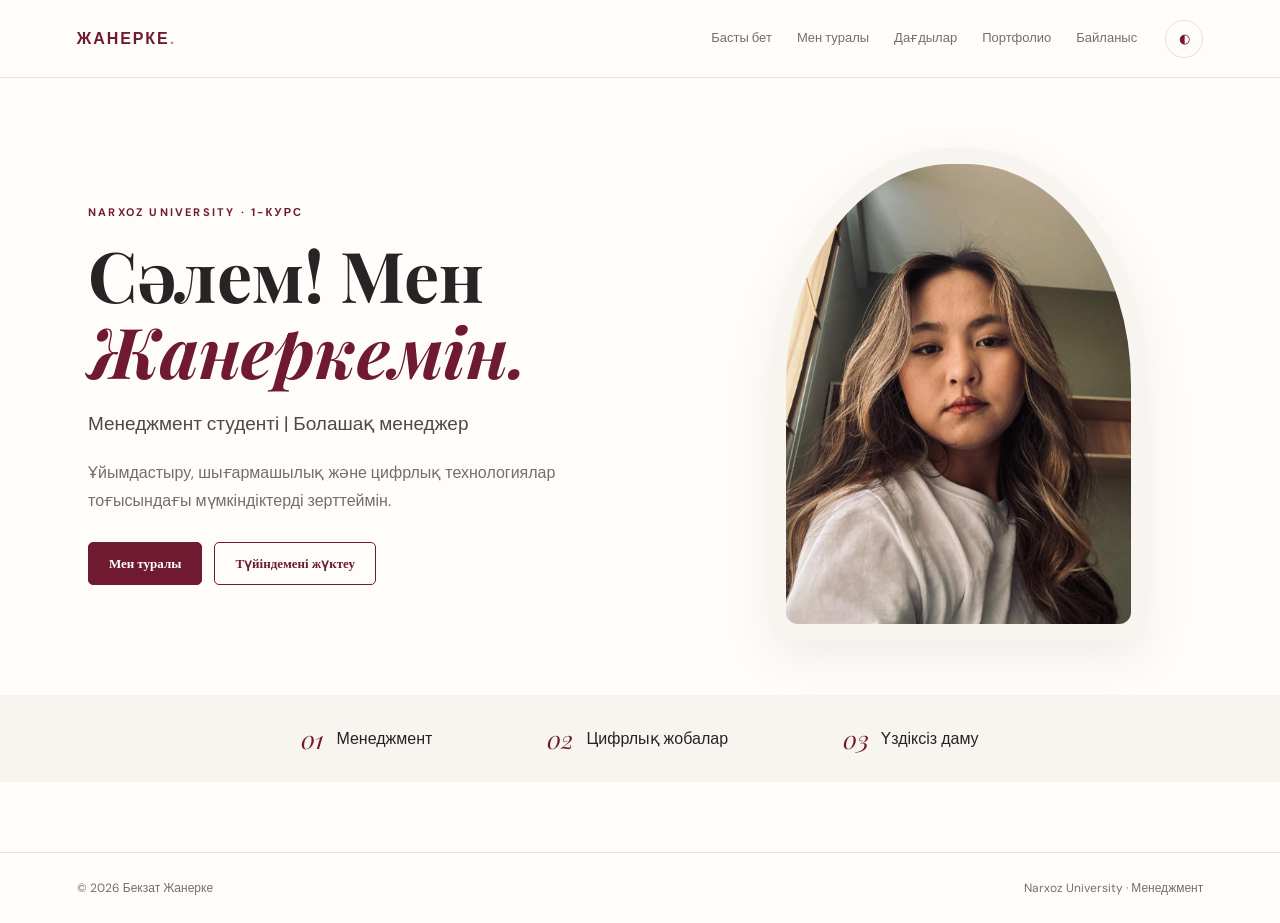
<file: index.html>
<!doctype html>
<html lang="kk">
<head>
<meta charset="utf-8">
<meta name="viewport" content="width=device-width, initial-scale=1">
<meta name="description" content="Бекзат Жанеркенің жеке сайт-портфолиосы">
<title>Басты бет | Жанерке</title>
<link rel="stylesheet" href="style.css">
</head>

<body>

<header class="site-header">
  <a class="brand" href="index.html">ЖАНЕРКЕ<span>.</span></a>
  <button class="menu-toggle" aria-label="Мәзірді ашу" aria-expanded="false">☰</button>

  <nav class="nav">
    <a href="index.html">Басты бет</a>
    <a href="about.html">Мен туралы</a>
    <a href="skills.html">Дағдылар</a>
    <a href="portfolio.html">Портфолио</a>
    <a href="contact.html">Байланыс</a>
  </nav>

  <button class="theme-toggle" aria-label="Түсті режимді ауыстыру">◐</button>
</header>

<main>

<section class="hero">
  <div class="hero-copy">
    <p class="eyebrow">NARXOZ UNIVERSITY · 1-КУРС</p>
    <h1>Сәлем! Мен <em>Жанеркемін.</em></h1>
    <p class="lead">Менеджмент студенті | Болашақ менеджер</p>
    <p>Ұйымдастыру, шығармашылық және цифрлық технологиялар тоғысындағы мүмкіндіктерді зерттеймін.</p>

    <div class="actions">
      <a class="btn" href="about.html">Мен туралы</a>
      <a class="btn btn-outline" href="Zhanerke_Resume.docx" download>Түйіндемені жүктеу</a>
    </div>
  </div>

  <div class="portrait-wrap">
    <img src="profile.jpg" alt="Бекзат Жанеркенің портреті">
  </div>
</section>

<section class="intro-strip">
  <div><strong>01</strong><span>Менеджмент</span></div>
  <div><strong>02</strong><span>Цифрлық жобалар</span></div>
  <div><strong>03</strong><span>Үздіксіз даму</span></div>
</section>

<footer class="footer">
  <span>© 2026 Бекзат Жанерке</span>
  <span>Narxoz University · Менеджмент</span>
</footer>

<script src="script.js"></script>
</body>
</html>
</file>
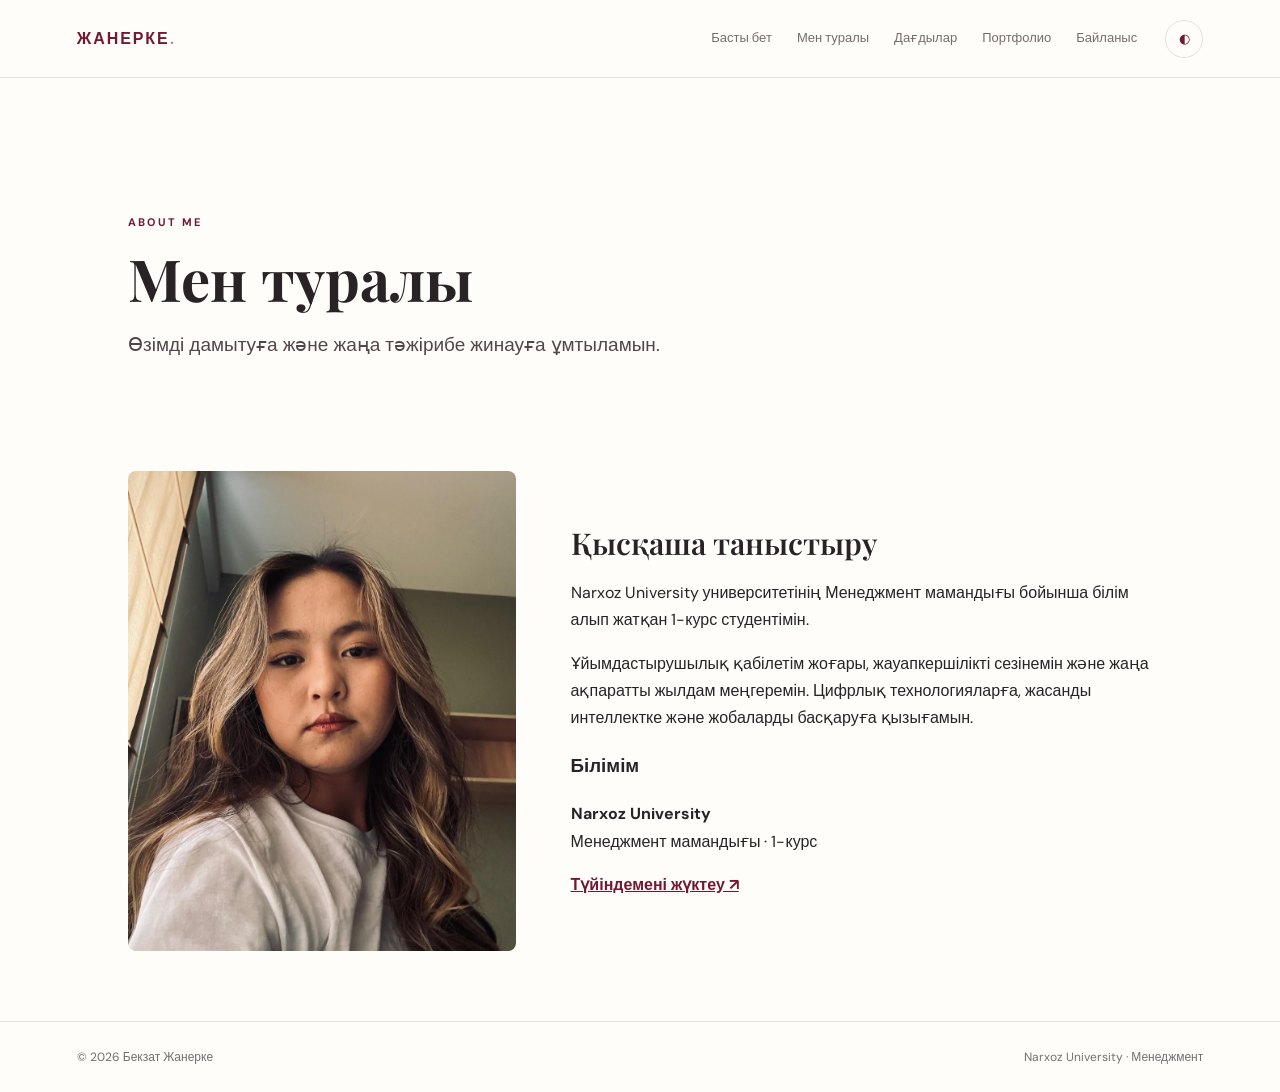
<file: about.html>
<!doctype html>
<html lang="kk"><head><meta charset="utf-8"><meta name="viewport" content="width=device-width, initial-scale=1">
<meta name="description" content="Бекзат Жанеркенің жеке сайт-портфолиосы">
<title>Мен туралы | Жанерке</title><link rel="stylesheet" href="style.css"></head>
<body><header class="site-header">
  <a class="brand" href="index.html">ЖАНЕРКЕ<span>.</span></a>
  <button class="menu-toggle" aria-label="Мәзірді ашу" aria-expanded="false">☰</button>
  <nav class="nav">
    <a href="index.html">Басты бет</a><a href="about.html">Мен туралы</a>
    <a href="skills.html">Дағдылар</a><a href="portfolio.html">Портфолио</a><a href="contact.html">Байланыс</a>
  </nav>
  <button class="theme-toggle" aria-label="Түсті режимді ауыстыру">◐</button>
</header><main>
<section class="page-heading"><p class="eyebrow">ABOUT ME</p><h1>Мен туралы</h1><p class="lead">Өзімді дамытуға және жаңа тәжірибе жинауға ұмтыламын.</p></section>
<section class="two-col"><img class="about-photo" src="profile.jpg" alt="Бекзат Жанерке"><div><h2>Қысқаша таныстыру</h2><p>Narxoz University университетінің Менеджмент мамандығы бойынша білім алып жатқан 1-курс студентімін.</p><p>Ұйымдастырушылық қабілетім жоғары, жауапкершілікті сезінемін және жаңа ақпаратты жылдам меңгеремін. Цифрлық технологияларға, жасанды интеллектке және жобаларды басқаруға қызығамын.</p><h3>Білімім</h3><p><strong>Narxoz University</strong><br>Менеджмент мамандығы · 1-курс</p><a class="text-link" href="Zhanerke_Resume.docx" download>Түйіндемені жүктеу ↗</a></div></section>
</main><footer class="footer"><span>© 2026 Бекзат Жанерке</span><span>Narxoz University · Менеджмент</span></footer><script src="script.js"></script></body></html>
</file>
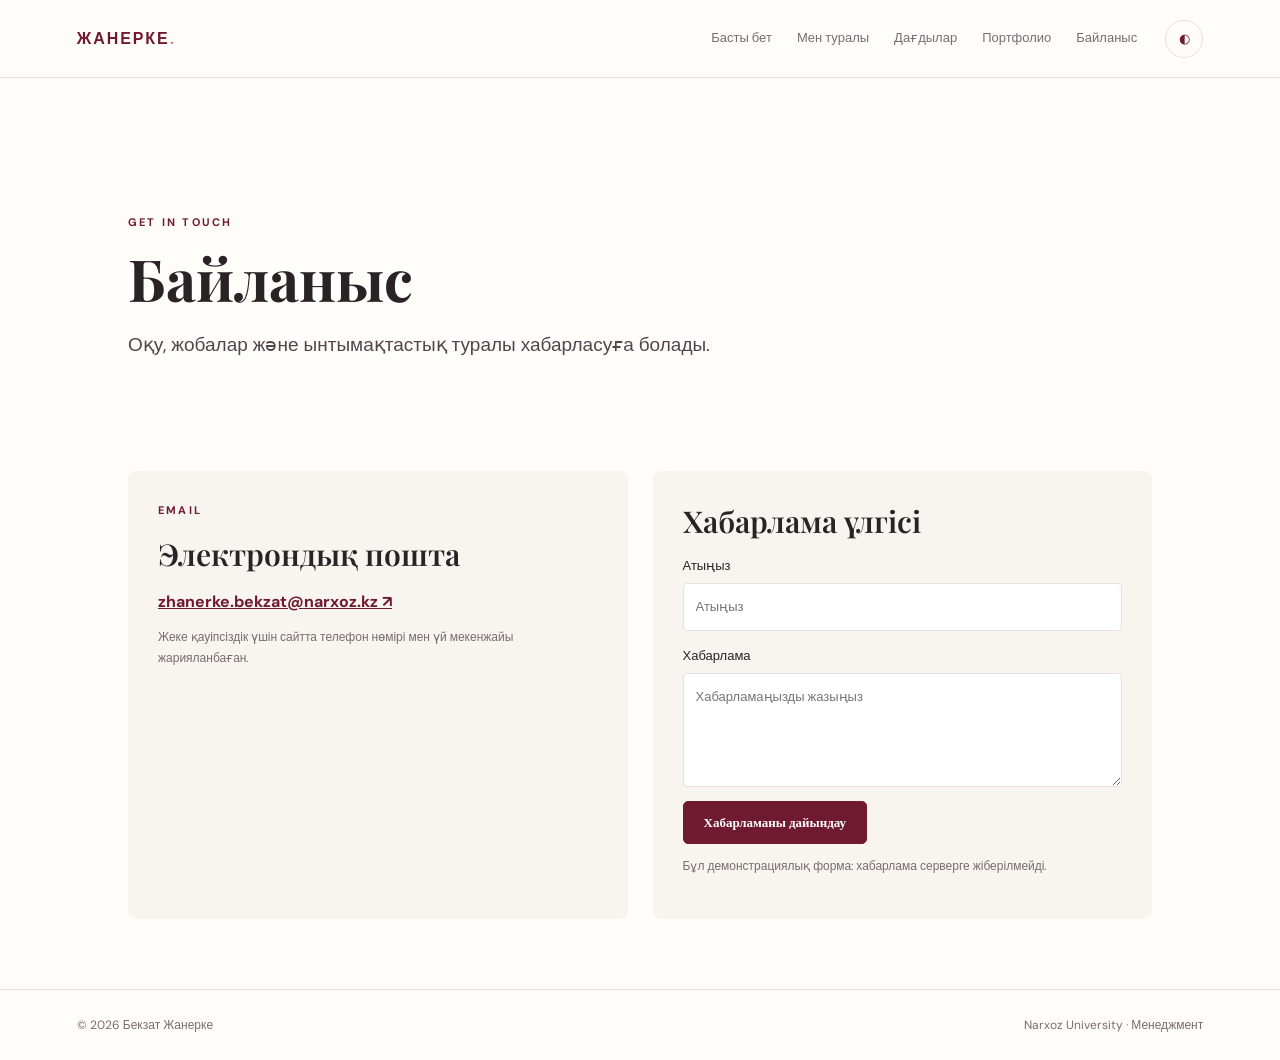
<file: contact.html>
<!doctype html>
<html lang="kk"><head><meta charset="utf-8"><meta name="viewport" content="width=device-width, initial-scale=1">
<meta name="description" content="Бекзат Жанеркенің жеке сайт-портфолиосы">
<title>Байланыс | Жанерке</title><link rel="stylesheet" href="style.css"></head>
<body><header class="site-header">
  <a class="brand" href="index.html">ЖАНЕРКЕ<span>.</span></a>
  <button class="menu-toggle" aria-label="Мәзірді ашу" aria-expanded="false">☰</button>
  <nav class="nav">
    <a href="index.html">Басты бет</a><a href="about.html">Мен туралы</a>
    <a href="skills.html">Дағдылар</a><a href="portfolio.html">Портфолио</a><a href="contact.html">Байланыс</a>
  </nav>
  <button class="theme-toggle" aria-label="Түсті режимді ауыстыру">◐</button>
</header><main>
<section class="page-heading"><p class="eyebrow">GET IN TOUCH</p><h1>Байланыс</h1><p class="lead">Оқу, жобалар және ынтымақтастық туралы хабарласуға болады.</p></section>
<section class="contact-layout"><div class="contact-card"><p class="eyebrow">EMAIL</p><h2>Электрондық пошта</h2><a class="text-link" href="mailto:zhanerke.bekzat@narxoz.kz">zhanerke.bekzat@narxoz.kz ↗</a><p class="muted small">Жеке қауіпсіздік үшін сайтта телефон нөмірі мен үй мекенжайы жарияланбаған.</p></div>
<form class="contact-form" id="contactForm"><h2>Хабарлама үлгісі</h2><label>Атыңыз<input name="name" required placeholder="Атыңыз"></label><label>Хабарлама<textarea name="message" rows="4" required placeholder="Хабарламаңызды жазыңыз"></textarea></label><button class="btn" type="submit">Хабарламаны дайындау</button><p id="formMessage" class="small muted" aria-live="polite">Бұл демонстрациялық форма: хабарлама серверге жіберілмейді.</p></form></section>
</main><footer class="footer"><span>© 2026 Бекзат Жанерке</span><span>Narxoz University · Менеджмент</span></footer><script src="script.js"></script></body></html>
</file>
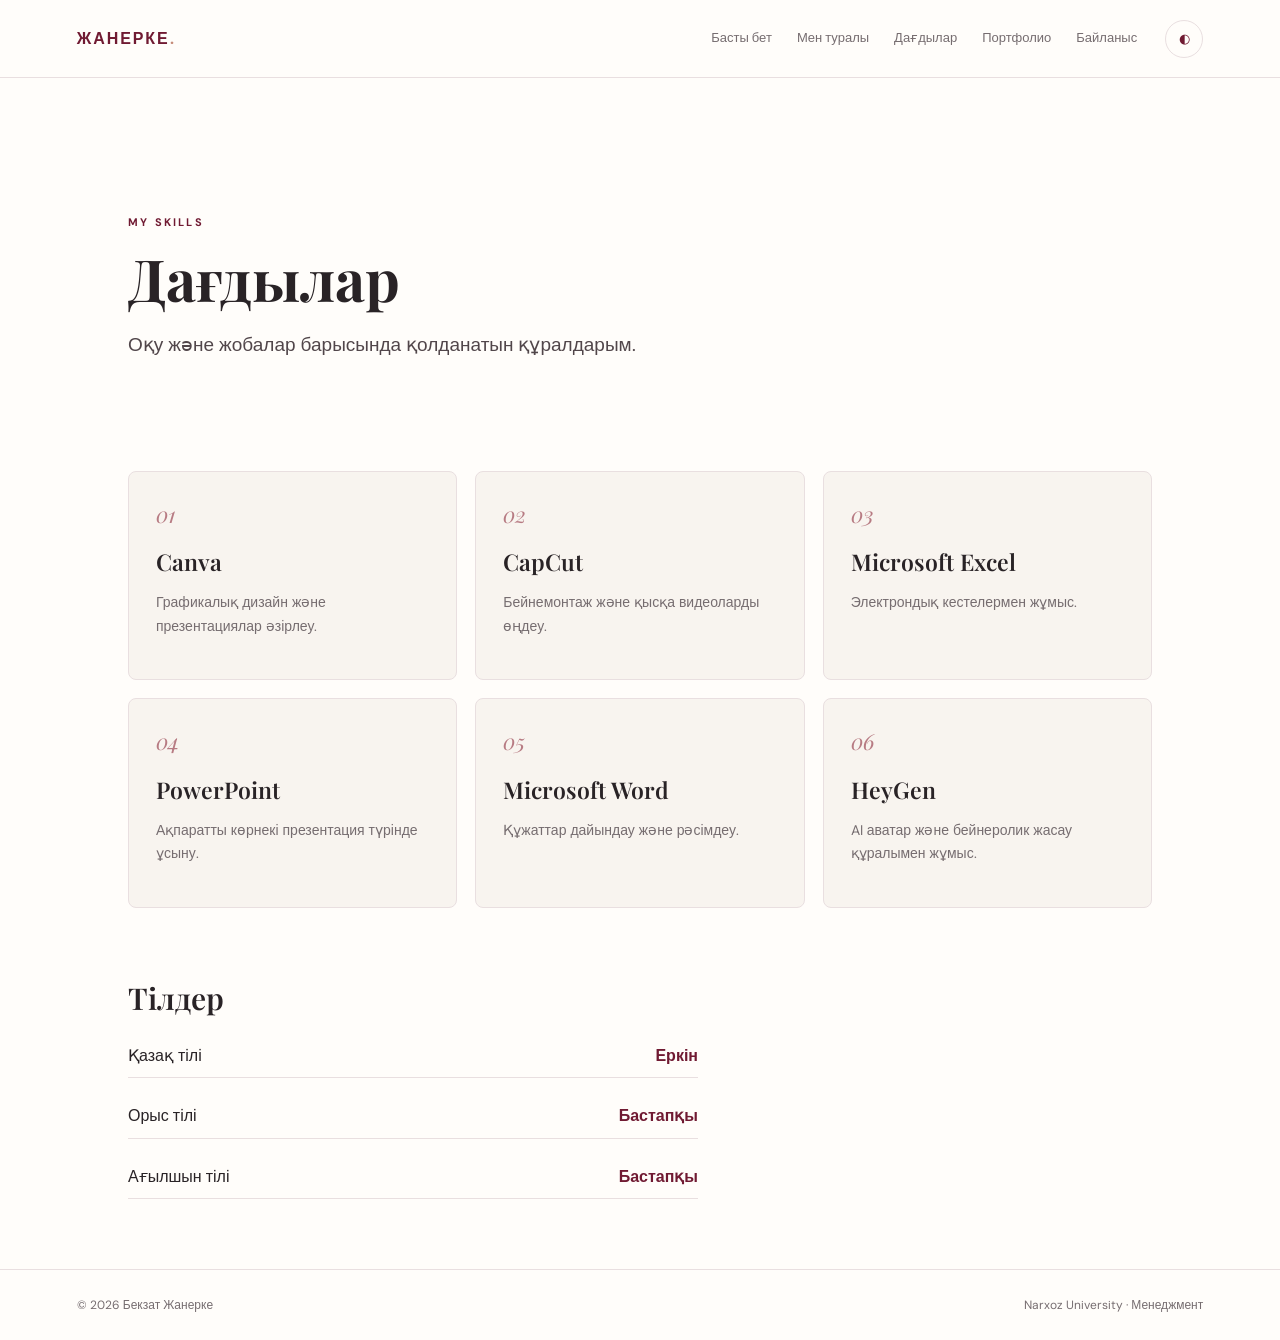
<file: skills.html>
<!doctype html>
<html lang="kk"><head><meta charset="utf-8"><meta name="viewport" content="width=device-width, initial-scale=1">
<meta name="description" content="Бекзат Жанеркенің жеке сайт-портфолиосы">
<title>Дағдылар | Жанерке</title><link rel="stylesheet" href="style.css"></head>
<body><header class="site-header">
  <a class="brand" href="index.html">ЖАНЕРКЕ<span>.</span></a>
  <button class="menu-toggle" aria-label="Мәзірді ашу" aria-expanded="false">☰</button>
  <nav class="nav">
    <a href="index.html">Басты бет</a><a href="about.html">Мен туралы</a>
    <a href="skills.html">Дағдылар</a><a href="portfolio.html">Портфолио</a><a href="contact.html">Байланыс</a>
  </nav>
  <button class="theme-toggle" aria-label="Түсті режимді ауыстыру">◐</button>
</header><main>
<section class="page-heading"><p class="eyebrow">MY SKILLS</p><h1>Дағдылар</h1><p class="lead">Оқу және жобалар барысында қолданатын құралдарым.</p></section>
<section class="cards">
<article class="card"><span class="card-no">01</span><h2>Canva</h2><p>Графикалық дизайн және презентациялар әзірлеу.</p></article>
<article class="card"><span class="card-no">02</span><h2>CapCut</h2><p>Бейнемонтаж және қысқа видеоларды өңдеу.</p></article>
<article class="card"><span class="card-no">03</span><h2>Microsoft Excel</h2><p>Электрондық кестелермен жұмыс.</p></article>
<article class="card"><span class="card-no">04</span><h2>PowerPoint</h2><p>Ақпаратты көрнекі презентация түрінде ұсыну.</p></article>
<article class="card"><span class="card-no">05</span><h2>Microsoft Word</h2><p>Құжаттар дайындау және рәсімдеу.</p></article>
<article class="card"><span class="card-no">06</span><h2>HeyGen</h2><p>AI аватар және бейнеролик жасау құралымен жұмыс.</p></article>
</section>
<section class="section"><h2>Тілдер</h2><div class="language-list"><p>Қазақ тілі <b>Еркін</b></p><p>Орыс тілі <b>Бастапқы</b></p><p>Ағылшын тілі <b>Бастапқы</b></p></div></section>
</main><footer class="footer"><span>© 2026 Бекзат Жанерке</span><span>Narxoz University · Менеджмент</span></footer><script src="script.js"></script></body></html>
</file>
<file: style.css>
@import url('https://fonts.googleapis.com/css2?family=DM+Sans:wght@400;500;600;700&family=Playfair+Display:ital,wght@0,600;0,700;1,600&display=swap');
:root{--wine:#701a32;--wine2:#8d3049;--cream:#f8f4ef;--paper:#fffdfa;--ink:#292326;--muted:#766d70;--line:#e9dfe0;--shadow:0 18px 50px #39101a12}*{box-sizing:border-box}body{margin:0;background:var(--paper);color:var(--ink);font-family:'DM Sans',Arial,sans-serif;line-height:1.7}a{color:inherit;text-decoration:none}.site-header{height:78px;padding:0 max(6vw,24px);display:flex;align-items:center;gap:28px;border-bottom:1px solid var(--line);background:var(--paper);position:sticky;top:0;z-index:5}.brand{font-weight:700;letter-spacing:.12em;color:var(--wine)}.brand span{color:#c58b78}.nav{display:flex;gap:25px;margin-left:auto}.nav a{font-size:13px;color:var(--muted)}.theme-toggle,.menu-toggle{border:1px solid var(--line);background:transparent;border-radius:50%;width:38px;height:38px;cursor:pointer;color:var(--wine)}.menu-toggle{display:none}.hero{max-width:1160px;margin:70px auto 55px;padding:0 28px;display:grid;grid-template-columns:1.1fr .9fr;gap:65px;align-items:center;min-height:490px}.eyebrow{font-size:11px;letter-spacing:.2em;font-weight:700;color:var(--wine);margin:0 0 15px}.hero h1,.page-heading h1{font:700 clamp(42px,6vw,70px)/1.08 'Playfair Display',Georgia,serif;margin:0 0 20px}.hero h1 em{color:var(--wine)}.lead{font-size:19px;color:#51464a}.hero-copy>p:not(.eyebrow):not(.lead){max-width:520px;color:var(--muted)}.portrait-wrap{padding:16px;background:var(--cream);border-radius:48% 48% 18px 18px;box-shadow:var(--shadow);max-width:410px;justify-self:center}.portrait-wrap img{display:block;width:100%;height:460px;object-fit:cover;object-position:center 35%;border-radius:48% 48% 12px 12px}.actions{display:flex;gap:12px;flex-wrap:wrap;margin-top:28px}.btn{display:inline-block;background:var(--wine);color:white;padding:12px 20px;border:1px solid var(--wine);border-radius:5px;font:600 13px 'DM Sans';cursor:pointer}.btn-outline{background:transparent;color:var(--wine)}.intro-strip{background:var(--cream);display:flex;justify-content:center;gap:9vw;padding:27px}.intro-strip div{display:flex;align-items:center;gap:12px}.intro-strip strong{font:italic 25px 'Playfair Display';color:var(--wine)}.section,.page-heading,.cards,.two-col,.contact-layout{max-width:1080px;margin:70px auto;padding:0 28px}.section h2,.two-col h2,.card h2,.contact-card h2,.contact-form h2{font:600 30px 'Playfair Display';margin:0 0 14px}.muted{color:var(--muted)}.page-heading{padding-top:65px;padding-bottom:20px}.page-heading h1{font-size:58px}.two-col{display:grid;grid-template-columns:.8fr 1.2fr;gap:55px;align-items:center}.about-photo{width:100%;max-height:480px;object-fit:cover;border-radius:8px}.text-link{color:var(--wine);font-weight:700;text-decoration:underline}.cards{display:grid;grid-template-columns:repeat(3,1fr);gap:18px}.card{padding:27px;background:var(--cream);border:1px solid var(--line);border-radius:8px;min-height:190px}.card-no{color:#b77b83;font:italic 22px 'Playfair Display'}.card h2{font-size:23px;margin:15px 0 8px}.card p{color:var(--muted);font-size:14px}.project-card{min-height:230px}.tag{font-size:10px;letter-spacing:.16em;color:var(--wine);font-weight:700}.language-list{max-width:570px}.language-list p{display:flex;justify-content:space-between;border-bottom:1px solid var(--line);padding:8px 0}.language-list b{color:var(--wine)}.certificate-list{display:flex;gap:20px;flex-wrap:wrap}.certificate-list p{background:var(--cream);padding:15px 20px;border-radius:5px;color:var(--wine)}.avatar-placeholder{background:#f7edf0;padding:28px;border-radius:8px}.avatar-video{display:block;width:100%;max-width:760px;max-height:430px;margin:22px auto 10px;border-radius:10px;background:#211b1e;box-shadow:var(--shadow)}.small{font-size:12px}.contact-layout{display:grid;grid-template-columns:1fr 1fr;gap:25px}.contact-card,.contact-form{background:var(--cream);padding:30px;border-radius:8px}.contact-form label{display:block;font-size:13px;margin:14px 0}.contact-form input,.contact-form textarea{display:block;width:100%;padding:12px;margin-top:6px;border:1px solid var(--line);border-radius:4px;background:white;font:inherit}.footer{border-top:1px solid var(--line);padding:25px max(6vw,24px);display:flex;justify-content:space-between;color:var(--muted);font-size:12px;margin-top:70px}@media(max-width:760px){.site-header{height:66px;gap:12px}.menu-toggle{display:block;margin-left:auto}.nav{display:none;position:absolute;top:65px;left:0;right:0;background:var(--paper);padding:18px 25px;flex-direction:column;gap:12px;border-bottom:1px solid var(--line)}.nav.open{display:flex}.hero{grid-template-columns:1fr;gap:35px;margin-top:40px}.portrait-wrap{max-width:310px}.portrait-wrap img{height:350px}.intro-strip{gap:18px;flex-wrap:wrap}.page-heading h1{font-size:45px}.two-col,.contact-layout{grid-template-columns:1fr}.cards{grid-template-columns:1fr}.footer{gap:10px;flex-direction:column}}

.video-section {
  text-align: center;
  padding: 70px 20px;
}

.video-container {
  max-width: 750px;
  margin: 30px auto;
  overflow: hidden;
  border-radius: 20px;
  background: #2b1720;
  box-shadow: 0 10px 30px rgba(0,0,0,0.12);
}

.video-container video {
  width: 100%;
  display: block;
  border-radius: 20px;
}
</file>
